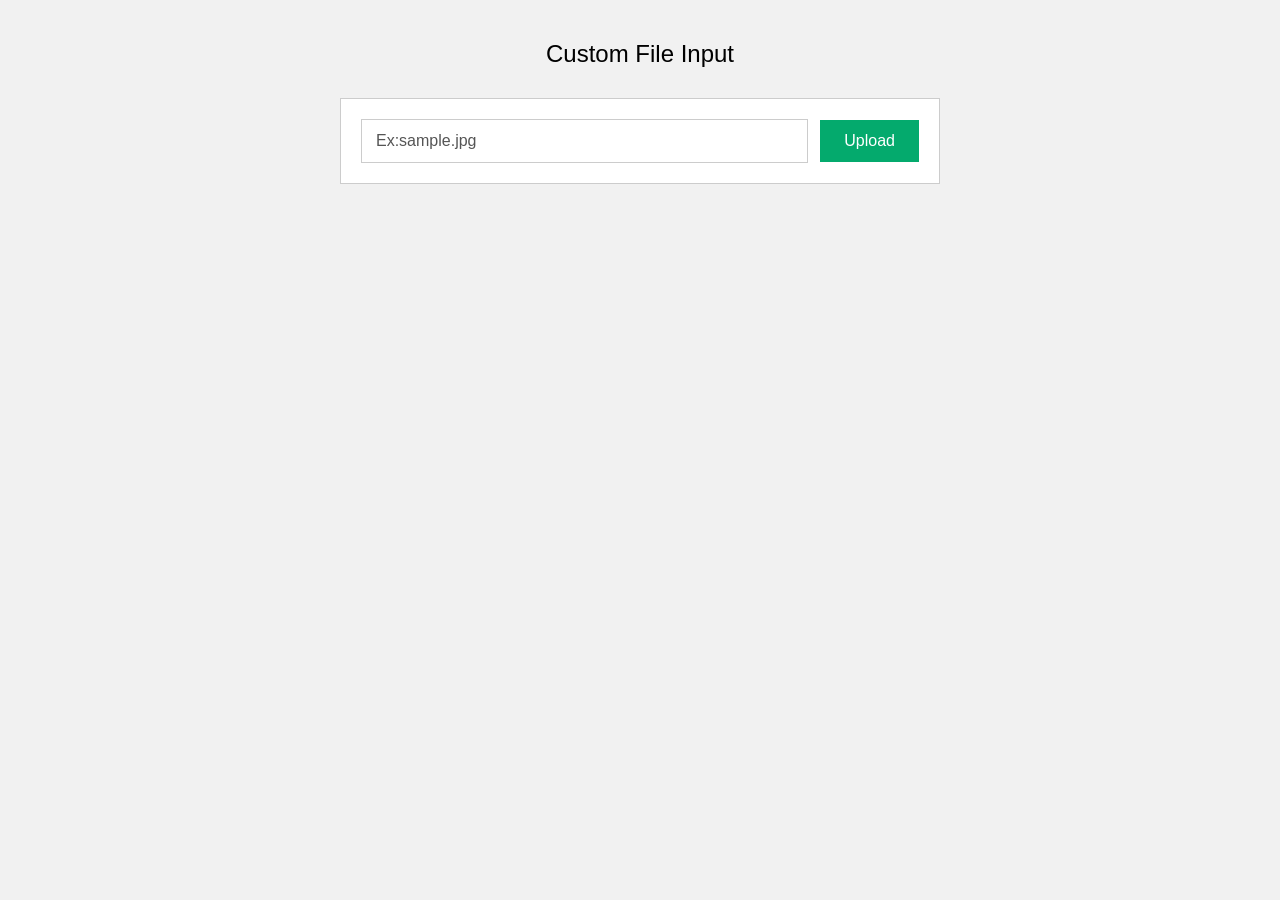
<file: Câu 11/index.html>
<!DOCTYPE html>
<html lang="en">
<head>
<meta name="viewport" content="width=device-width, initial-scale=1.0, user-scalable=no">
<title>Home</title>
<meta charset="UTF-8">
<link rel="stylesheet" href="css/style.css">
</head>
<body>

<h2 class="text-center">Custom File Input</h2>

<div class="custom-file-wrp">
	<div class="filename">
		Ex:sample.jpg
	</div>
	<div class="custom-file">
		<label for="fileupload">Upload</label>
		<input type="file"  id="fileupload">
	</div>
</div>

<script src="js/jquery-latest.min.js"></script>
<script src="js/main.js"></script>
</body>
</html>
</file>
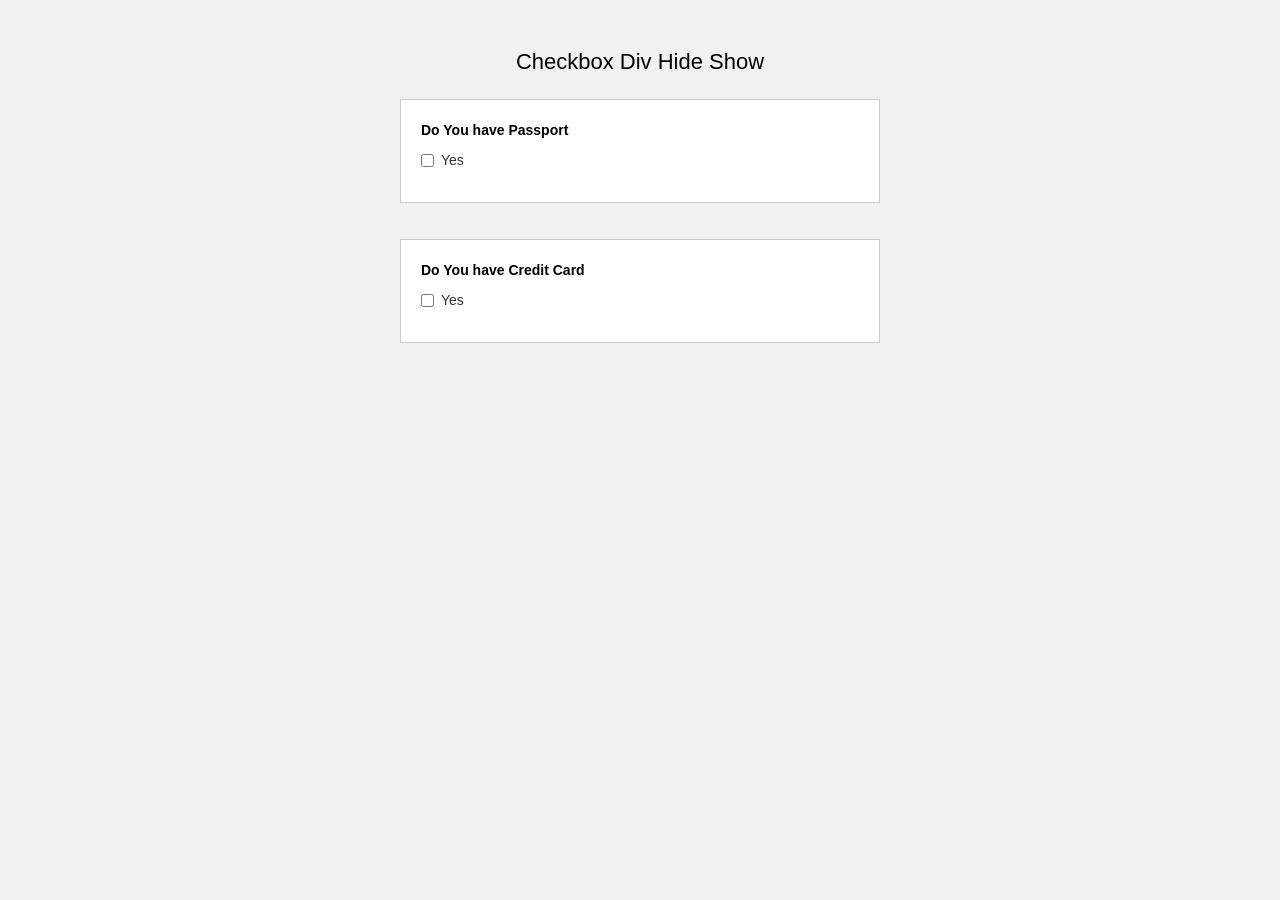
<file: Câu 12/index.html>
<!DOCTYPE html>
<html lang="en">
<head>
<meta charset="UTF-8">	
<title>D CODE SHOW</title>
<link rel="stylesheet" href="css/bootstrap.min.css">
<link rel="stylesheet" href="css/style.css">
<style>
</style>
</head>
<body>
<h4>Checkbox Div Hide Show</h4>

<div class="checkbox-card">
	<label for="">Do You have Passport</label>
	<div class="checkbox">
		<label>
			<input type="checkbox" class="checkme">Yes
		</label>
	</div>
	<div class="passport-box">
		<input type="text" placeholder="Enter Passport Number" 
		class="form-control">
	</div>
	<div class="apply-box">
		<a href="">Apply For Passport</a>
	</div>
</div>
<br>
<div class="checkbox-card">
	<label for="">Do You have Credit Card</label>
	<div class="checkbox">
		<label>
			<input type="checkbox" class="checkme">Yes
		</label>
	</div>
	<div class="passport-box">
		<input type="text" placeholder="Enter Credit Card Number" 
		class="form-control">
	</div>
	<div class="apply-box">
		<a href="">Apply For Credit Card</a>
	</div>
</div>

	

	


<script src="js/jquery-latest.min.js"></script>
<script src="js/main.js"></script>

</body>
</html>
</file>
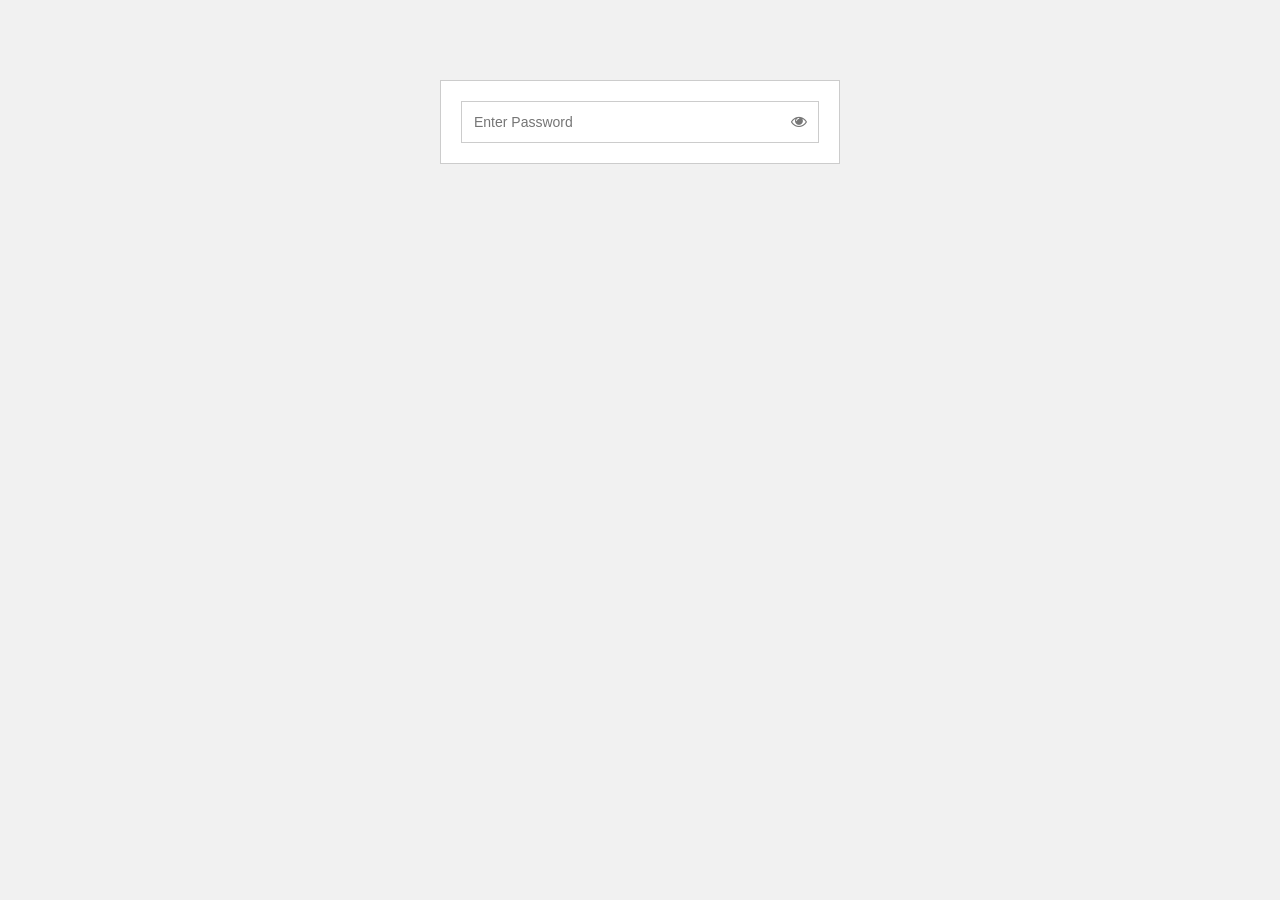
<file: Câu 13/index.html>
<!DOCTYPE html>
<html lang="en">
<head>
<meta name="viewport" content="width=device-width, initial-scale=1.0, user-scalable=no">
<title>Home</title>
<meta charset="UTF-8">
<!--Font Awesome CDN Link-->
<link href="https://stackpath.bootstrapcdn.com/font-awesome/4.7.0/css/font-awesome.min.css" rel="stylesheet" type="text/css"/>
<link rel="stylesheet" href="css/style.css">
</head>
<body>

	<div class="password-show-card">
		<input type="password" class="input-control" placeholder="Enter Password">
		<i class="fa fa-eye password-show"></i>
		<!-- <i class="fa fa-eye-slash"></i> -->
	</div>

	
<script src="js/jquery-latest.min.js"></script>
<script src="js/main.js"></script>

</body>
</html>
</file>
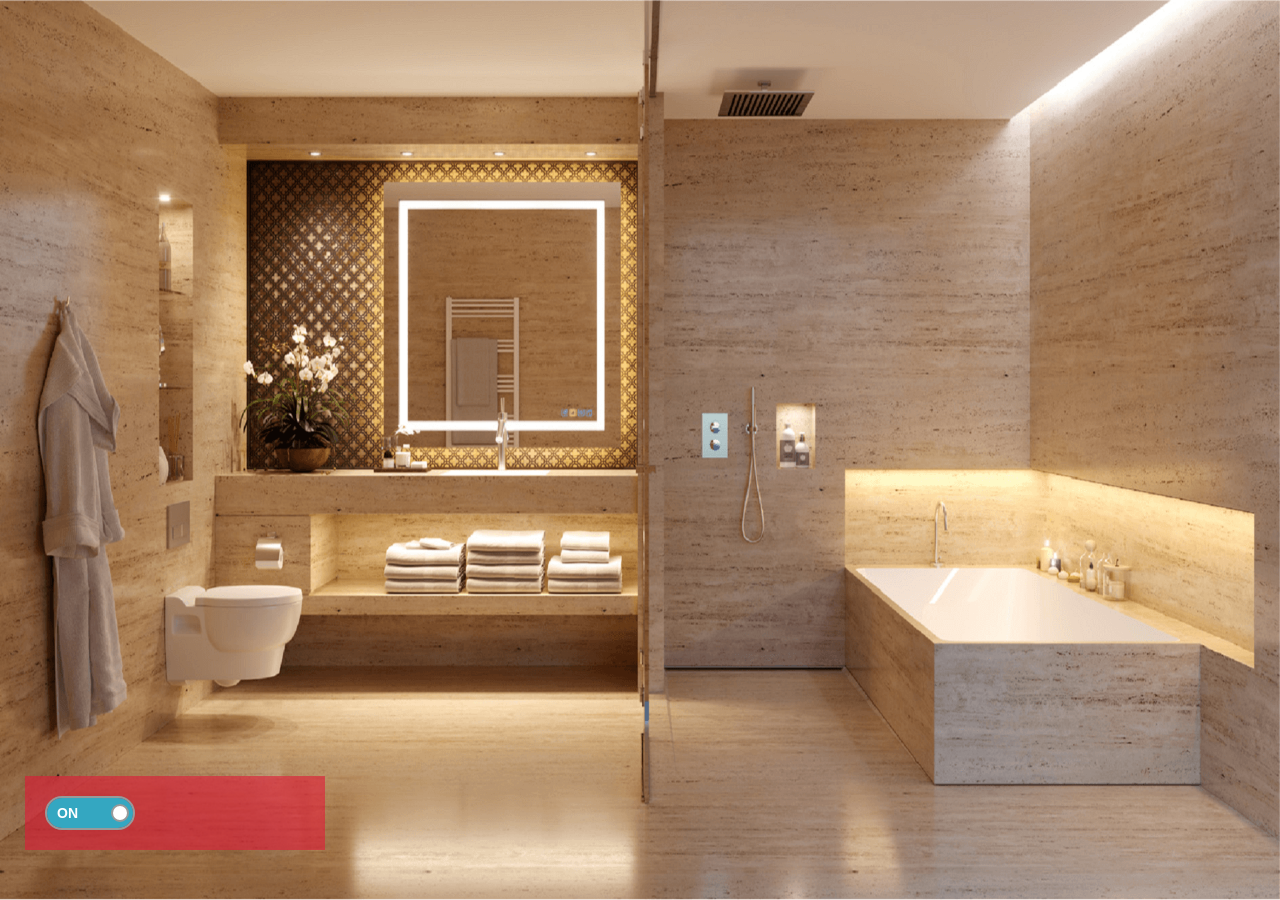
<file: Câu 14/index.html>
<!DOCTYPE html>
<html lang="en">

<head>
    <meta name="viewport" content="width=device-width, initial-scale=1.0, user-scalable=no">
    <title>Home</title>
    <meta charset="UTF-8">

    <link rel="stylesheet" href="css/style.css">
</head>

<body>

    <!--IMAGE EFFECT-->
    <div class="image-effect" id="image-effect-2">
        <img src="images/off.png" class="fadeEffect">
        <img src="images/on.png">
    </div>

    <!--Switch Button-->
    <div class="switch-btn">
        <div class="onoffswitch">
            <input type="checkbox" name="onoffswitch" class="onoffswitch-checkbox toggle-switch-2" id="myonoffswitch" tabindex="0" checked>
            <label class="onoffswitch-label" for="myonoffswitch">
            <span class="onoffswitch-inner"></span>
            <span class="onoffswitch-switch"></span>
            </label>
        </div>
    </div>

    <script src="js/jquery-latest.min.js"></script>
    <script src="js/main.js"></script>
    
</body>

</html>
</file>
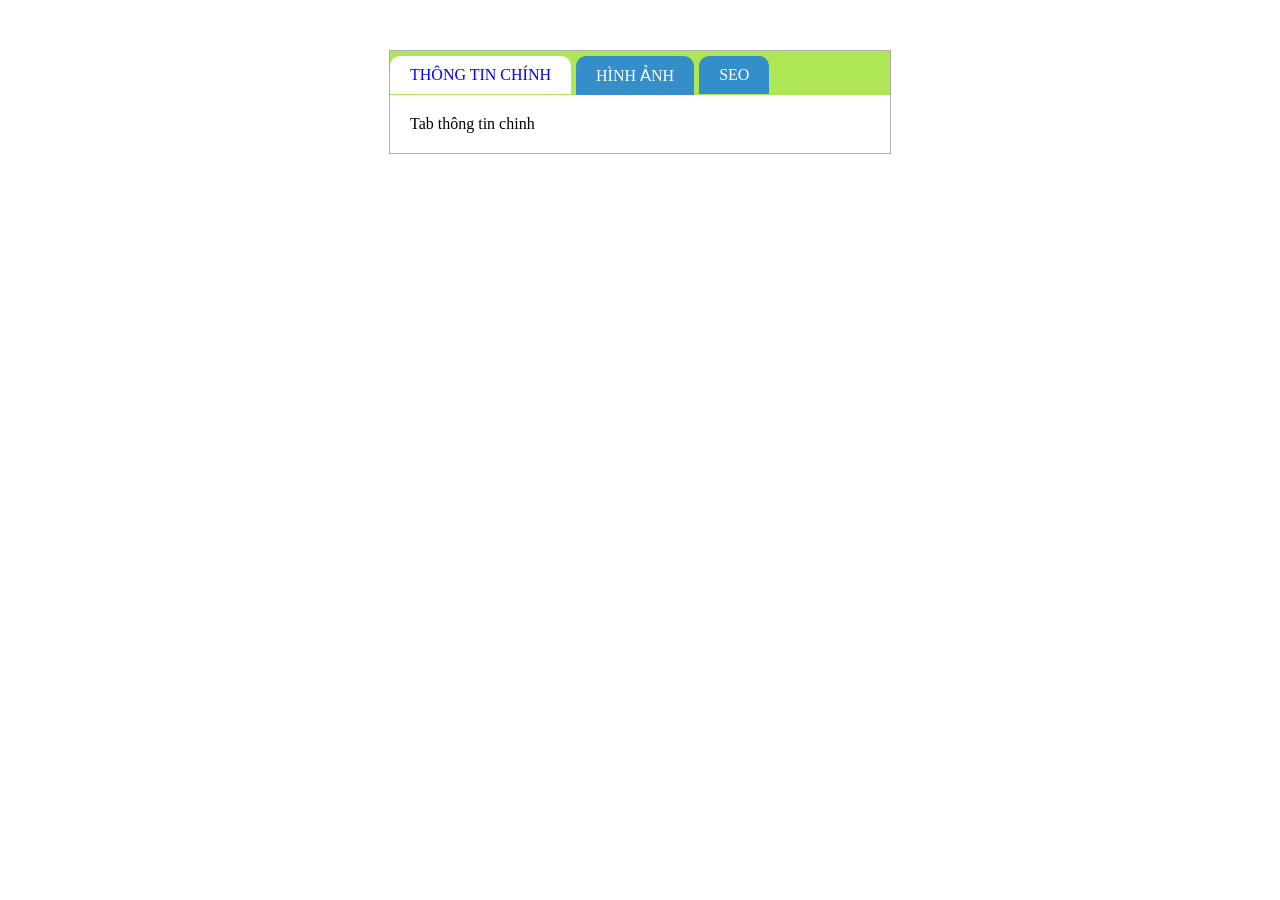
<file: Câu 15/index.html>
<!DOCTYPE html>
<html>
    <head>
        <title>Tạo tabs trong jQuery</title>
        <meta charset="UTF-8">
        <meta name="viewport" content="width=device-width, initial-scale=1.0">
        <link rel="stylesheet" type="text/css" href="style.css">
        <script src="https://code.jquery.com/jquery-3.1.1.min.js" ></script>

       
    </head>
    <body>
        <div class="tab-wrapper" >
            <ul class="tab">
                <li>
                    <a href="#tab-main-info">Thông tin chính</a>
                </li>
                <li>
                    <a href="#tab-image">Hình ảnh</a>
                </li>
                <li>
                    <a href="#tab-seo">SEO</a>
                </li>
            </ul>
            <div class="tab-content">
                <div class="tab-item" id="tab-main-info">
                    Tab thông tin chinh
                </div>
                <div class="tab-item" id="tab-image">
                    Tab hình ảnh
                </div>
                <div class="tab-item" id="tab-seo">
                    Tab SEO
                </div>
            </div>
        </div>
        <script src="main.js"></script>
    </body>
</html>
</file>
<file: Câu 11/css/style.css>
* { padding: 0; margin: 0; box-sizing: border-box }

body {
	font-family: "Segoe UI", Arial, sans-serif;
	padding: 40px 16px;
	background: #f1f1f1;
	color: #000;
}

.text-center {
	text-align: center;
	margin-bottom: 30px;
	font-weight: normal;
}

.custom-file-wrp {
	display: flex;
	align-items: center;
	max-width: 600px;
	margin: 0 auto;
	background: #fff;
	border: 1px solid #ccc;
	padding: 20px;
}

.filename {
	flex: 1;
	padding: 12px 14px;
	border: 1px solid #ccc;
	margin-right: 12px;
	color: #555;
	word-break: break-word;
	overflow-wrap: break-word;
}

.custom-file input[type="file"] {
	display: none;
}

.custom-file label {
	cursor: pointer;
	background: #04AA6D;
	display: inline-block;
	color: #fff;
	padding: 12px 24px;
	text-align: center;
	white-space: nowrap;
}

.custom-file label:hover {
	background: #059862;
}
</file>
<file: Câu 12/css/style.css>
* { padding: 0; margin: 0; box-sizing: border-box }

body {
	font-family: "Segoe UI", Arial, sans-serif;
	padding: 40px 16px;
	background: #f1f1f1;
	color: #000;
}

h4 {
	text-align: center;
	margin-bottom: 25px;
	font-weight: normal;
	font-size: 22px;
}

.checkbox-card {
	border: 1px solid #ccc;
	padding: 20px;
	max-width: 480px;
	margin: 0 auto 16px;
	background: #fff;
}

.checkbox-card > label {
	font-weight: bold;
	display: block;
	margin-bottom: 10px;
}

.checkbox {
	margin-bottom: 12px;
}

.checkbox label {
	cursor: pointer;
	color: #333;
}

.checkme {
	margin-right: 6px;
	cursor: pointer;
}

.passport-box {
	display: none;
}

.passport-box .form-control {
	width: 100%;
	border: 1px solid #ccc;
	padding: 10px 12px;
}

.passport-box .form-control:focus {
	border-color: #04AA6D;
	outline: none;
}

.apply-box {
	margin-top: 10px;
	display: none;
}

.apply-box a {
	display: inline-block;
	background: #04AA6D;
	color: #fff;
	text-decoration: none;
	padding: 8px 18px;
}

.apply-box a:hover {
	background: #059862;
}
</file>
<file: Câu 13/css/style.css>
@import url('https://fonts.googleapis.com/css?family=Lato:400,700,900|Open+Sans:300,400|Oswald:400,700');

* {
padding: 0;
margin: 0;
box-sizing: border-box;
font-family: "Segoe UI", Arial, sans-serif;
}

html,body{
width: 100%;
height: 100%;
background: #f1f1f1;
padding: 40px 16px;
}

/***************/

.password-show-card{
	position: relative;
	max-width: 400px;
	margin: 0 auto;
	background: #fff;
	border: 1px solid #ccc;
	padding: 20px;
}

.password-show-card .input-control{
	width: 100%;
	height: 42px;
	background: #fff;
	border: 1px solid #ccc;
	padding: 6px 40px 6px 12px;
	font-size: 14px;
	color: #333333;
}

.password-show-card .input-control:focus{
border: 1px solid #04AA6D;
outline: none;
}

.password-show-card .password-show{
position: absolute;
top: 32px;
right: 32px;
cursor: pointer;
color: #777;
}

.password-show-card .password-show:hover{
color: #04AA6D;
}
</file>
<file: Câu 14/css/style.css>
@import url('https://fonts.googleapis.com/css?family=Lato:400,700,900|Open+Sans:300,400|Oswald:400,700');
* {
    padding: 0;
    margin: 0;
    box-sizing: border-box
}

body {
    font-family: 'Lato', sans-serif;
    background: #eaebeb;
    transition: background 0.4s ease;
}

body.dark-theme {
    background: #1a1a1a;
}


/**************/


/******Image Transition Effect*********/

.image-effect {
    position: relative;
}

.image-effect img {
    position: absolute;
    left: 0;
    transition: opacity 1.2s ease-in-out;
    opacity: 0;
    height: 100vh;
    width: 100%;
}

.image-effect img.fadeEffect {
    opacity: 1;
}


/****/

.switch-btn {
    margin-left: 25px;
    position: absolute;
    bottom: 50px;
    z-index: 10;
    background: rgba(226, 25, 55, .6);
    width: 300px;
    padding: 20px;
    display: flex;
    align-items: center;
}

.onoffswitch {
    position: relative;
    width: 90px;
    -webkit-user-select: none;
    -moz-user-select: none;
    -ms-user-select: none;
}

.onoffswitch-checkbox {
    position: absolute;
    opacity: 0;
    pointer-events: none;
}

.onoffswitch-label {
    display: block;
    overflow: hidden;
    cursor: pointer;
    border: 2px solid #999999;
    border-radius: 20px;
}

.onoffswitch-inner {
    display: block;
    width: 200%;
    margin-left: -100%;
    transition: margin 0.3s ease-in 0s;
}

.onoffswitch-inner:before,
.onoffswitch-inner:after {
    display: block;
    float: left;
    width: 50%;
    height: 30px;
    padding: 0;
    line-height: 30px;
    font-size: 14px;
    color: white;
    font-family: Trebuchet, Arial, sans-serif;
    font-weight: bold;
    box-sizing: border-box;
}

.onoffswitch-inner:before {
    content: "ON";
    padding-left: 10px;
    background-color: #34A7C1;
    color: #FFFFFF;
}

.onoffswitch-inner:after {
    content: "OFF";
    padding-right: 10px;
    background-color: #EEEEEE;
    color: #999999;
    text-align: right;
}

.onoffswitch-switch {
    display: block;
    width: 18px;
    margin: 6px;
    background: #FFFFFF;
    position: absolute;
    top: 2px;
    bottom: 0;
    right: 56px;
    border: 2px solid #999999;
    border-radius: 20px;
    transition: all 0.3s ease-in 0s;
    height: 18px;
}

.onoffswitch-checkbox:checked+.onoffswitch-label .onoffswitch-inner {
    margin-left: 0;
}

.onoffswitch-checkbox:checked+.onoffswitch-label .onoffswitch-switch {
    right: 0px;
}
</file>
<file: Câu 15/style.css>
.tab-wrapper{
    width: 500px;
    margin: 50px auto;
    border: solid 1px #acacac;
}
.tab-wrapper ul{
    overflow: hidden;
    background: #aee655;
    margin: 0px;
    padding: 0px;
}
.tab-wrapper ul li{
    float: left;
    list-style: none;
    padding: 10px 20px;
    background: #348ec9;
    border-radius: 10px 10px 0px 0px;
    margin-right: 5px;
    margin-top: 5px;
}
.tab-wrapper ul li.active{
    background: #Fff;
}
.tab-wrapper ul li.active a{
    color: blue;
}
.tab-wrapper ul li a{
    color: #fff;
    text-transform: uppercase;
    text-decoration: none;
}
.tab-content{
    padding: 20px;
}
.tab-item{
    display: none;
}
</file>
